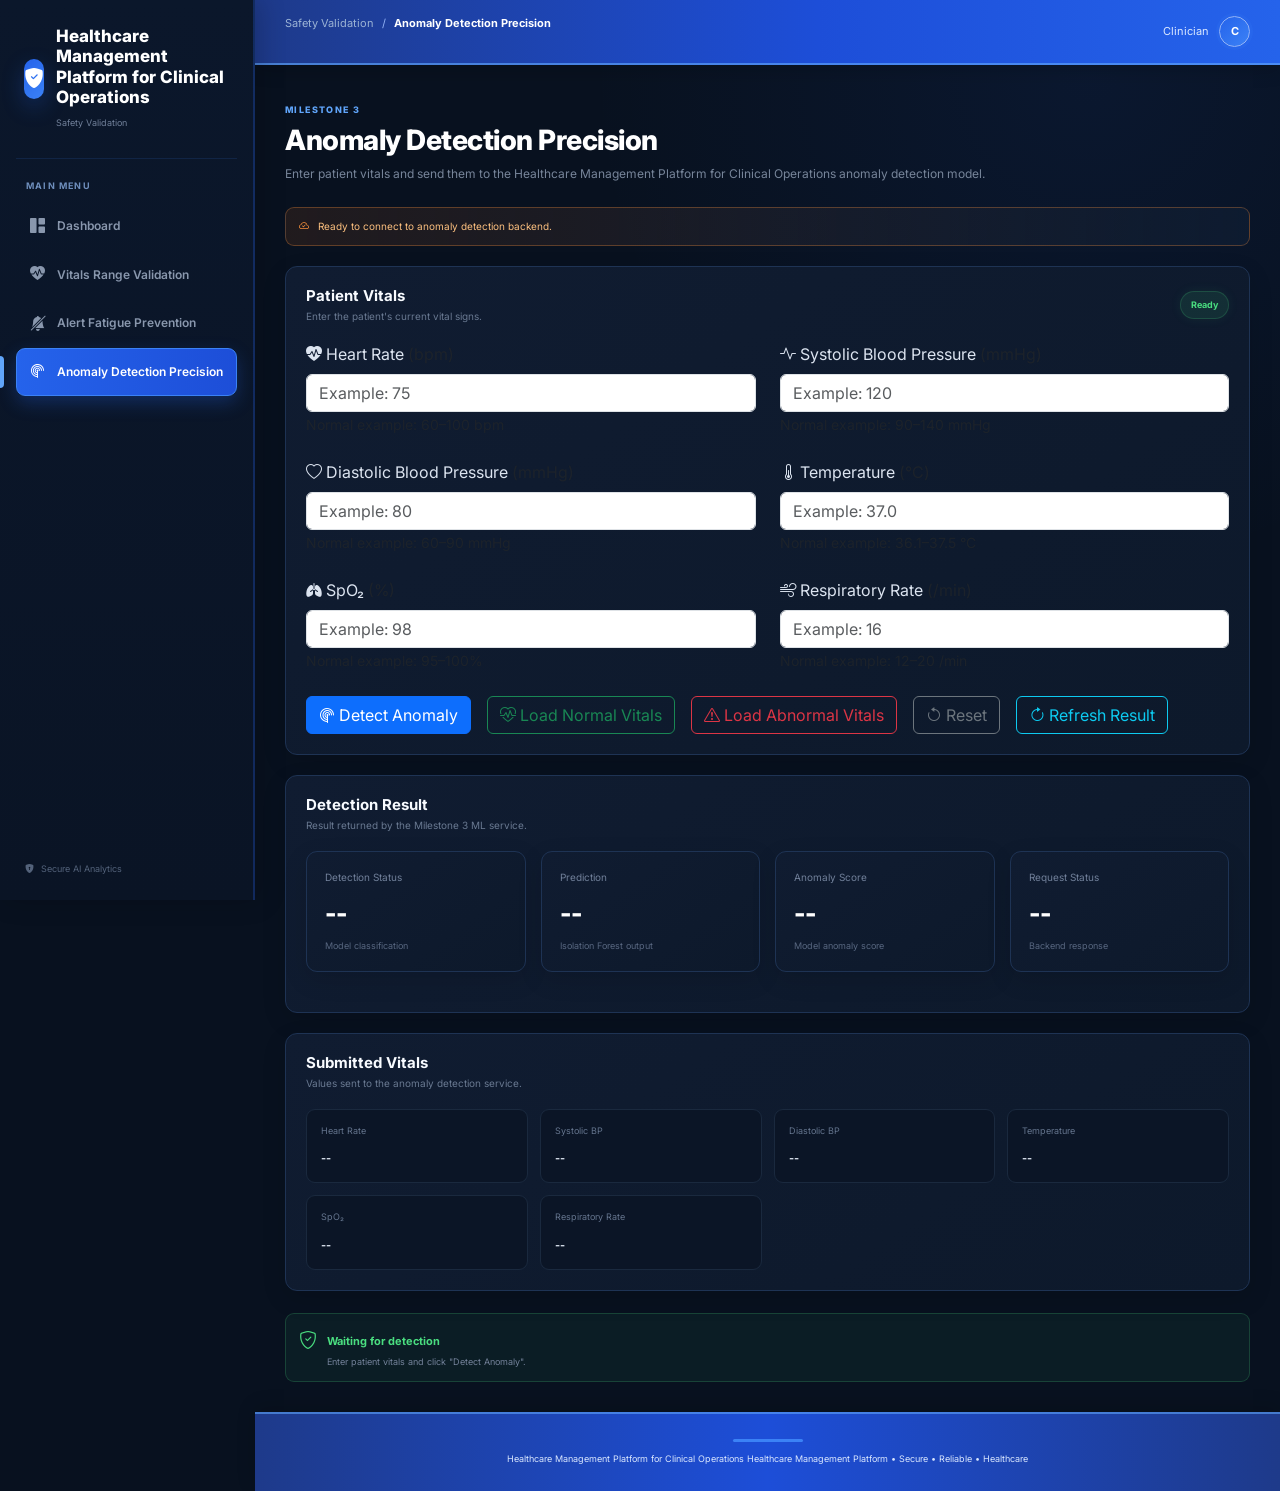
<file: Healthcare_Management_Platform_Integrated/anomaly-detection-precision.html>
<!DOCTYPE html>
<html lang="en">

<head>
    <meta charset="UTF-8">
    <meta name="viewport" content="width=device-width, initial-scale=1.0">

    <title>Healthcare Management Platform for Clinical Operations | Anomaly Detection Precision</title>

    <link href="https://cdn.jsdelivr.net/npm/bootstrap@5.3.3/dist/css/bootstrap.min.css"
          rel="stylesheet">

    <link href="https://cdn.jsdelivr.net/npm/bootstrap-icons@1.11.3/font/bootstrap-icons.min.css"
          rel="stylesheet">

    <link href="https://fonts.googleapis.com/css2?family=Inter:wght@400;500;600;700;800&display=swap"
          rel="stylesheet">

    <link rel="stylesheet" href="style.css">
</head>

<body>

<div class="app-shell">

    <!-- =====================================================
         SIDEBAR
    ====================================================== -->

    <aside class="sidebar">

        <div class="brand">

            <div class="brand-icon">
                <i class="bi bi-shield-fill-check"></i>
            </div>

            <div>
                <h2>Healthcare Management Platform for Clinical Operations</h2>
                <small>Safety Validation</small>
            </div>

        </div>

        <div class="nav-title">
            MAIN MENU
        </div>

        <nav>

            <a class="nav-link"
               href="index.html">

                <i class="bi bi-grid-1x2-fill"></i>
                Dashboard

            </a>

            <a class="nav-link"
               href="vitals-range-validation.html">

                <i class="bi bi-heart-pulse-fill"></i>
                Vitals Range Validation

            </a>

            <a class="nav-link"
               href="alert-fatigue-prevention.html">

                <i class="bi bi-bell-slash-fill"></i>
                Alert Fatigue Prevention

            </a>

            <a class="nav-link active"
               href="anomaly-detection-precision.html">

                <i class="bi bi-radar"></i>
                Anomaly Detection Precision

            </a>

        </nav>

        <div class="sidebar-footer">

            <i class="bi bi-shield-lock-fill"></i>

            <span>
                Secure AI Analytics
            </span>

        </div>

    </aside>


    <!-- =====================================================
         MAIN
    ====================================================== -->

    <main class="main">

        <!-- TOP BAR -->

        <header class="topbar">

            <div class="breadcrumb">

                Safety Validation

                <span>/</span>

                <strong>
                    Anomaly Detection Precision
                </strong>

            </div>

            <div class="user">

                <span>
                    Clinician
                </span>

                <div class="avatar">
                    C
                </div>

            </div>

        </header>


        <!-- =================================================
             CONTENT
        ================================================== -->

        <section class="content">

            <!-- HERO -->

            <div class="hero">

                <div>

                    <span class="eyebrow">
                        MILESTONE 3
                    </span>

                    <h1>
                        Anomaly Detection Precision
                    </h1>

                    <p>
                        Enter patient vitals and send them to the
                        Healthcare Management Platform for Clinical Operations anomaly detection model.
                    </p>

                </div>

            </div>


            <!-- =================================================
                 BACKEND NOTICE
            ================================================== -->

            <div id="pNotice"
                 class="static-notice">

                <i class="bi bi-cloud-check"></i>

                <span id="noticeText">
                    Ready to connect to anomaly detection backend.
                </span>

            </div>


            <!-- =================================================
                 PATIENT VITALS
            ================================================== -->

            <div class="section">

                <div class="section-head">

                    <div>

                        <h2>
                            Patient Vitals
                        </h2>

                        <p>
                            Enter the patient's current vital signs.
                        </p>

                    </div>

                    <span class="status"
                          id="pStatus">

                        Ready

                    </span>

                </div>


                <form id="anomalyForm">

                    <div class="row g-4">

                        <!-- HEART RATE -->

                        <div class="col-md-6">

                            <label for="heartRate"
                                   class="form-label">

                                <i class="bi bi-heart-pulse-fill"></i>

                                Heart Rate

                                <span class="text-muted">
                                    (bpm)
                                </span>

                            </label>

                            <input
                                type="number"
                                class="form-control"
                                id="heartRate"
                                name="heartRate"
                                min="20"
                                max="250"
                                step="0.1"
                                placeholder="Example: 75"
                                required
                            >

                            <small class="text-muted">
                                Normal example: 60–100 bpm
                            </small>

                        </div>


                        <!-- SYSTOLIC BP -->

                        <div class="col-md-6">

                            <label for="systolicBp"
                                   class="form-label">

                                <i class="bi bi-activity"></i>

                                Systolic Blood Pressure

                                <span class="text-muted">
                                    (mmHg)
                                </span>

                            </label>

                            <input
                                type="number"
                                class="form-control"
                                id="systolicBp"
                                name="systolicBp"
                                min="50"
                                max="300"
                                step="0.1"
                                placeholder="Example: 120"
                                required
                            >

                            <small class="text-muted">
                                Normal example: 90–140 mmHg
                            </small>

                        </div>


                        <!-- DIASTOLIC BP -->

                        <div class="col-md-6">

                            <label for="diastolicBp"
                                   class="form-label">

                                <i class="bi bi-heart"></i>

                                Diastolic Blood Pressure

                                <span class="text-muted">
                                    (mmHg)
                                </span>

                            </label>

                            <input
                                type="number"
                                class="form-control"
                                id="diastolicBp"
                                name="diastolicBp"
                                min="30"
                                max="200"
                                step="0.1"
                                placeholder="Example: 80"
                                required
                            >

                            <small class="text-muted">
                                Normal example: 60–90 mmHg
                            </small>

                        </div>


                        <!-- TEMPERATURE -->

                        <div class="col-md-6">

                            <label for="temperature"
                                   class="form-label">

                                <i class="bi bi-thermometer-half"></i>

                                Temperature

                                <span class="text-muted">
                                    (°C)
                                </span>

                            </label>

                            <input
                                type="number"
                                class="form-control"
                                id="temperature"
                                name="temperature"
                                min="30"
                                max="45"
                                step="0.1"
                                placeholder="Example: 37.0"
                                required
                            >

                            <small class="text-muted">
                                Normal example: 36.1–37.5 °C
                            </small>

                        </div>


                        <!-- SPO2 -->

                        <div class="col-md-6">

                            <label for="spo2"
                                   class="form-label">

                                <i class="bi bi-lungs-fill"></i>

                                SpO₂

                                <span class="text-muted">
                                    (%)
                                </span>

                            </label>

                            <input
                                type="number"
                                class="form-control"
                                id="spo2"
                                name="spo2"
                                min="50"
                                max="100"
                                step="0.1"
                                placeholder="Example: 98"
                                required
                            >

                            <small class="text-muted">
                                Normal example: 95–100%
                            </small>

                        </div>


                        <!-- RESPIRATORY RATE -->

                        <div class="col-md-6">

                            <label for="respiratoryRate"
                                   class="form-label">

                                <i class="bi bi-wind"></i>

                                Respiratory Rate

                                <span class="text-muted">
                                    (/min)
                                </span>

                            </label>

                            <input
                                type="number"
                                class="form-control"
                                id="respiratoryRate"
                                name="respiratoryRate"
                                min="5"
                                max="60"
                                step="0.1"
                                placeholder="Example: 16"
                                required
                            >

                            <small class="text-muted">
                                Normal example: 12–20 /min
                            </small>

                        </div>

                    </div>


                    <!-- =================================================
                         BUTTONS
                    ================================================== -->

                    <div class="mt-4 d-flex gap-3 flex-wrap">

                        <button
                            type="submit"
                            class="btn btn-primary"
                            id="detectBtn">

                            <i class="bi bi-radar"></i>

                            Detect Anomaly

                        </button>


                        <button
                            type="button"
                            class="btn btn-outline-success"
                            id="normalBtn">

                            <i class="bi bi-heart-pulse"></i>

                            Load Normal Vitals

                        </button>


                        <button
                            type="button"
                            class="btn btn-outline-danger"
                            id="abnormalBtn">

                            <i class="bi bi-exclamation-triangle"></i>

                            Load Abnormal Vitals

                        </button>


                        <button
                            type="button"
                            class="btn btn-outline-secondary"
                            id="resetBtn">

                            <i class="bi bi-arrow-counterclockwise"></i>

                            Reset

                        </button>


                        <button
                            type="button"
                            class="btn btn-outline-info"
                            id="refreshBtn">

                            <i class="bi bi-arrow-clockwise"></i>

                            Refresh Result

                        </button>

                    </div>

                </form>

            </div>


            <!-- =================================================
                 RESULT
            ================================================== -->

            <div class="section">

                <div class="section-head">

                    <div>

                        <h2>
                            Detection Result
                        </h2>

                        <p>
                            Result returned by the Milestone 3 ML service.
                        </p>

                    </div>

                </div>


                <div class="stats">

                    <div class="stat">

                        <div class="stat-label">
                            Detection Status
                        </div>

                        <div
                            class="stat-value"
                            id="pPrecision">

                            --

                        </div>

                        <div class="stat-sub">
                            Model classification
                        </div>

                    </div>


                    <div class="stat">

                        <div class="stat-label">
                            Prediction
                        </div>

                        <div
                            class="stat-value"
                            id="pTP">

                            --

                        </div>

                        <div class="stat-sub">
                            Isolation Forest output
                        </div>

                    </div>


                    <div class="stat">

                        <div class="stat-label">
                            Anomaly Score
                        </div>

                        <div
                            class="stat-value"
                            id="pFP">

                            --

                        </div>

                        <div class="stat-sub">
                            Model anomaly score
                        </div>

                    </div>


                    <div class="stat">

                        <div class="stat-label">
                            Request Status
                        </div>

                        <div
                            class="stat-value"
                            id="pTotal">

                            --

                        </div>

                        <div class="stat-sub">
                            Backend response
                        </div>

                    </div>

                </div>

            </div>


            <!-- =================================================
                 SUBMITTED VITALS
            ================================================== -->

            <div class="section">

                <div class="section-head">

                    <div>

                        <h2>
                            Submitted Vitals
                        </h2>

                        <p>
                            Values sent to the anomaly detection service.
                        </p>

                    </div>

                </div>


                <div class="details-grid">

                    <div class="detail">

                        <span>
                            Heart Rate
                        </span>

                        <strong id="resultHeartRate">
                            --
                        </strong>

                    </div>


                    <div class="detail">

                        <span>
                            Systolic BP
                        </span>

                        <strong id="resultSystolicBp">
                            --
                        </strong>

                    </div>


                    <div class="detail">

                        <span>
                            Diastolic BP
                        </span>

                        <strong id="resultDiastolicBp">
                            --
                        </strong>

                    </div>


                    <div class="detail">

                        <span>
                            Temperature
                        </span>

                        <strong id="resultTemperature">
                            --
                        </strong>

                    </div>


                    <div class="detail">

                        <span>
                            SpO₂
                        </span>

                        <strong id="resultSpo2">
                            --
                        </strong>

                    </div>


                    <div class="detail">

                        <span>
                            Respiratory Rate
                        </span>

                        <strong id="resultRespiratoryRate">
                            --
                        </strong>

                    </div>

                </div>

            </div>


            <!-- =================================================
                 RESULT MESSAGE
            ================================================== -->

            <div
                class="validity"
                id="validityBox">

                <i
                    class="bi bi-shield-check"
                    id="validityIcon">
                </i>

                <div>

                    <strong id="validityTitle">
                        Waiting for detection
                    </strong>

                    <p id="validityText">

                        Enter patient vitals and click
                        "Detect Anomaly".

                    </p>

                </div>

            </div>

        </section>


        <!-- FOOTER -->

        <footer class="footer">

            Healthcare Management Platform for Clinical Operations Healthcare Management Platform
            • Secure • Reliable • Healthcare

        </footer>

    </main>

</div>


<!-- =====================================================
     EXISTING GLOBAL SCRIPT
====================================================== -->

<script src="script.js"></script>


<!-- =====================================================
     ANOMALY DETECTION SCRIPT
====================================================== -->

<script>

(function () {

    "use strict";


    /* =====================================================
       CONFIGURATION
    ===================================================== */

    const API_URL =
        (window.ANOMALY_API_BASE || (location.protocol.startsWith("http") ? location.origin : "http://localhost:8080")) + "/api/anomaly/detect";


    /* =====================================================
       SAFE ELEMENT HELPER
    ===================================================== */

    function el(id) {

        return document.getElementById(id);

    }


    /* =====================================================
       SAFE TEXT UPDATE
    ===================================================== */

    function setText(id, value) {

        const element = el(id);

        if (element) {

            element.textContent = value;

        }

    }


    /* =====================================================
       NOTICE
    ===================================================== */

    function updateNotice(message) {

        const noticeText = el("noticeText");

        if (!noticeText) {

            console.warn(
                "noticeText element was not found."
            );

            return;

        }

        noticeText.textContent = message;

    }


    /* =====================================================
       STATUS
    ===================================================== */

    function setStatus(text, type) {

        const status = el("pStatus");

        if (!status) {

            return;

        }

        status.textContent = text;

        status.className = "status";


        if (type === "danger") {

            status.classList.add("danger");

        }

        else if (type === "success") {

            status.classList.add("success");

        }

    }


    /* =====================================================
       CLEAR RESULT
    ===================================================== */

    function clearAnomalyResult() {

        setText("pPrecision", "--");

        setText("pTP", "--");

        setText("pFP", "--");

        setText("pTotal", "--");


        setText(
            "validityTitle",
            "Waiting for detection"
        );


        setText(
            "validityText",
            'Enter patient vitals and click "Detect Anomaly".'
        );


        const icon = el("validityIcon");

        if (icon) {

            icon.className =
                "bi bi-shield-check";

        }

    }


    /* =====================================================
       CLEAR SUBMITTED VITALS
    ===================================================== */

    function clearSubmittedVitals() {

        setText("resultHeartRate", "--");

        setText("resultSystolicBp", "--");

        setText("resultDiastolicBp", "--");

        setText("resultTemperature", "--");

        setText("resultSpo2", "--");

        setText("resultRespiratoryRate", "--");

    }


    /* =====================================================
       LOAD NORMAL VITALS
    ===================================================== */

    function loadNormalVitals() {

        setTextInput("heartRate", 75);

        setTextInput("systolicBp", 120);

        setTextInput("diastolicBp", 80);

        setTextInput("temperature", 37.0);

        setTextInput("spo2", 98);

        setTextInput("respiratoryRate", 16);


        setStatus(
            "Normal vitals loaded",
            "success"
        );


        updateNotice(
            "Normal sample vitals loaded. Click Detect Anomaly."
        );

    }


    /* =====================================================
       LOAD ABNORMAL VITALS
    ===================================================== */

    function loadAbnormalVitals() {

        setTextInput("heartRate", 120);

        setTextInput("systolicBp", 180);

        setTextInput("diastolicBp", 110);

        setTextInput("temperature", 39.5);

        setTextInput("spo2", 88);

        setTextInput("respiratoryRate", 30);


        setStatus(
            "Abnormal vitals loaded",
            "danger"
        );


        updateNotice(
            "Abnormal sample vitals loaded. Click Detect Anomaly."
        );

    }


    /* =====================================================
       SET INPUT VALUE SAFELY
    ===================================================== */

    function setTextInput(id, value) {

        const input = el(id);

        if (input) {

            input.value = value;

        }

    }


    /* =====================================================
       RESET
    ===================================================== */

    function resetAnomalyForm() {

        const form = el("anomalyForm");

        if (form) {

            form.reset();

        }


        clearAnomalyResult();

        clearSubmittedVitals();


        setStatus(
            "Ready",
            "ready"
        );


        updateNotice(
            "Form reset. Enter patient vitals and detect again."
        );

    }


    /* =====================================================
       REFRESH RESULT
    ===================================================== */

    function refreshAnomalyResult() {

        clearAnomalyResult();

        clearSubmittedVitals();


        setStatus(
            "Ready",
            "ready"
        );


        updateNotice(
            "Result refreshed. Enter vitals and click Detect Anomaly."
        );

    }


    /* =====================================================
       SHOW SUCCESS RESULT
    ===================================================== */

    function showDetectionResult(
        anomalyDetected,
        prediction,
        anomalyScore,
        heartRate,
        systolicBp,
        diastolicBp,
        temperature,
        spo2,
        respiratoryRate
    ) {

        setText(
            "pPrecision",
            anomalyDetected
                ? "ANOMALY"
                : "NORMAL"
        );


        setText(
            "pTP",
            prediction !== undefined &&
            prediction !== null
                ? prediction
                : "--"
        );


        setText(
            "pFP",
            anomalyScore !== undefined &&
            anomalyScore !== null &&
            anomalyScore !== ""
                ? Number(anomalyScore).toFixed(6)
                : "--"
        );


        setText(
            "pTotal",
            "SUCCESS"
        );


        setText(
            "resultHeartRate",
            heartRate + " bpm"
        );


        setText(
            "resultSystolicBp",
            systolicBp + " mmHg"
        );


        setText(
            "resultDiastolicBp",
            diastolicBp + " mmHg"
        );


        setText(
            "resultTemperature",
            temperature + " °C"
        );


        setText(
            "resultSpo2",
            spo2 + "%"
        );


        setText(
            "resultRespiratoryRate",
            respiratoryRate + " /min"
        );


        const title = el("validityTitle");

        const text = el("validityText");

        const icon = el("validityIcon");


        if (anomalyDetected === true) {

            if (title) {

                title.textContent =
                    "Anomaly Detected";

            }


            if (text) {

                text.textContent =
                    "Anomaly detected in patient vitals.";

            }


            if (icon) {

                icon.className =
                    "bi bi-exclamation-triangle-fill";

            }


            setStatus(
                "ANOMALY",
                "danger"
            );


            updateNotice(
                "Anomaly detection completed successfully."
            );

        }

        else {

            if (title) {

                title.textContent =
                    "Vitals Within Expected Range";

            }


            if (text) {

                text.textContent =
                    "No anomaly detected in the submitted patient vitals.";

            }


            if (icon) {

                icon.className =
                    "bi bi-shield-check";

            }


            setStatus(
                "NORMAL",
                "success"
            );


            updateNotice(
                "Anomaly detection completed successfully."
            );

        }

    }


    /* =====================================================
       SHOW ERROR
    ===================================================== */

    function showDetectionError(error) {

        setText(
            "pTotal",
            "FAILED"
        );


        setText(
            "validityTitle",
            "Detection Failed"
        );


        setText(
            "validityText",
            error
                ? error.message
                : "Unable to connect to anomaly detection backend."
        );


        const icon = el("validityIcon");

        if (icon) {

            icon.className =
                "bi bi-x-circle-fill";

        }


        setStatus(
            "ERROR",
            "danger"
        );


        updateNotice(
            "Unable to connect to the anomaly detection backend."
        );

    }


    /* =====================================================
       FORM SUBMIT
    ===================================================== */

    async function detectAnomaly(event) {

        event.preventDefault();


        const heartRate =
            Number(el("heartRate")?.value);


        const systolicBp =
            Number(el("systolicBp")?.value);


        const diastolicBp =
            Number(el("diastolicBp")?.value);


        const temperature =
            Number(el("temperature")?.value);


        const spo2 =
            Number(el("spo2")?.value);


        const respiratoryRate =
            Number(el("respiratoryRate")?.value);


        /* =================================================
           VALIDATION
        ================================================= */

        if (
            !Number.isFinite(heartRate) ||
            !Number.isFinite(systolicBp) ||
            !Number.isFinite(diastolicBp) ||
            !Number.isFinite(temperature) ||
            !Number.isFinite(spo2) ||
            !Number.isFinite(respiratoryRate)
        ) {

            alert(
                "Please enter all patient vital values."
            );

            return;

        }


        /* =================================================
           PAYLOAD
        ================================================= */

        const payload = {

            heart_rate: heartRate,

            systolic_bp: systolicBp,

            diastolic_bp: diastolicBp,

            temperature: temperature,

            spo2: spo2,

            respiratory_rate: respiratoryRate

        };


        console.log(
            "Sending anomaly request:",
            payload
        );


        /* =================================================
           BUTTON LOADING
        ================================================= */

        const detectButton =
            el("detectBtn");


        if (detectButton) {

            detectButton.disabled = true;

            detectButton.innerHTML =
                '<span class="spinner-border spinner-border-sm me-2"></span>' +
                'Detecting...';

        }


        setStatus(
            "Processing...",
            "ready"
        );


        updateNotice(
            "Sending patient vitals to Healthcare Management Platform for Clinical Operations anomaly detection service..."
        );


        try {

            /* =============================================
               FETCH BACKEND
            ============================================= */

            const response = await fetch(
                API_URL,
                {

                    method: "POST",

                    headers: {

                        "Content-Type":
                            "application/json"

                    },

                    body:
                        JSON.stringify(payload)

                }
            );


            /* =============================================
               READ RESPONSE
            ============================================= */

            const responseText =
                await response.text();


            console.log(
                "Backend HTTP status:",
                response.status
            );


            console.log(
                "Backend response:",
                responseText
            );


            let result;


            try {

                result =
                    responseText
                        ? JSON.parse(responseText)
                        : {};

            }

            catch (jsonError) {

                throw new Error(
                    "Backend returned an invalid JSON response."
                );

            }


            /* =============================================
               HTTP ERROR
            ============================================= */

            if (!response.ok) {

                const errorMessage =
                    result.error ||
                    result.message ||
                    `Backend returned HTTP ${response.status}.`;

                throw new Error(
                    errorMessage
                );

            }


            /* =============================================
               SUPPORT BOTH RESPONSE FORMATS
            ============================================= */

            const data =
                result.data ||
                result;


            console.log(
                "Parsed anomaly data:",
                data
            );


            /* =============================================
               EXTRACT RESULT
            ============================================= */

            let anomalyDetected =
                data.anomalyDetected;


            let prediction =
                data.prediction;


            let anomalyScore =
                data.anomalyScore;


            /*
             * Support snake_case responses too.
             */

            if (
                anomalyDetected === undefined
            ) {

                anomalyDetected =
                    data.anomaly_detected;

            }


            if (
                prediction === undefined
            ) {

                prediction =
                    data.prediction_value;

            }


            if (
                anomalyScore === undefined
            ) {

                anomalyScore =
                    data.anomaly_score;

            }


            /*
             * Convert string boolean if necessary.
             */

            if (
                typeof anomalyDetected === "string"
            ) {

                anomalyDetected =
                    anomalyDetected.toLowerCase()
                        === "true";

            }


            /* =============================================
               UPDATE UI
            ============================================= */

            showDetectionResult(

                anomalyDetected === true,

                prediction,

                anomalyScore,

                heartRate,

                systolicBp,

                diastolicBp,

                temperature,

                spo2,

                respiratoryRate

            );


        }

        catch (error) {

            console.error(
                "Anomaly detection error:",
                error
            );


            /*
             * Better network error message
             */

            if (
                error instanceof TypeError &&
                error.message.includes("fetch")
            ) {

                error = new Error(
                    "Cannot connect to the backend. " +
                    "Check that the Render Spring Boot service is running and CORS is enabled."
                );

            }


            showDetectionError(
                error
            );

        }

        finally {

            /* =============================================
               RESTORE BUTTON
            ============================================= */

            if (detectButton) {

                detectButton.disabled =
                    false;

                detectButton.innerHTML =
                    '<i class="bi bi-radar"></i> Detect Anomaly';

            }

        }

    }


    /* =====================================================
       INITIALIZE PAGE
    ===================================================== */

    function initializePage() {

        console.log(
            "Healthcare Management Platform for Clinical Operations Anomaly Detection page initialized."
        );


        const form =
            el("anomalyForm");


        if (!form) {

            console.error(
                "anomalyForm was not found."
            );

            return;

        }


        /* =============================================
           RESET FORM
        ============================================= */

        form.reset();


        clearAnomalyResult();

        clearSubmittedVitals();


        /* =============================================
           BUTTON EVENTS
        ============================================= */

        const normalBtn =
            el("normalBtn");


        if (normalBtn) {

            normalBtn.addEventListener(
                "click",
                loadNormalVitals
            );

        }


        const abnormalBtn =
            el("abnormalBtn");


        if (abnormalBtn) {

            abnormalBtn.addEventListener(
                "click",
                loadAbnormalVitals
            );

        }


        const resetBtn =
            el("resetBtn");


        if (resetBtn) {

            resetBtn.addEventListener(
                "click",
                resetAnomalyForm
            );

        }


        const refreshBtn =
            el("refreshBtn");


        if (refreshBtn) {

            refreshBtn.addEventListener(
                "click",
                refreshAnomalyResult
            );

        }


        /* =============================================
           FORM EVENT
        ============================================= */

        form.addEventListener(
            "submit",
            detectAnomaly
        );


        /* =============================================
           INITIAL NOTICE
        ============================================= */

        updateNotice(
            "Ready to connect to anomaly detection backend."
        );


        setStatus(
            "Ready",
            "ready"
        );


        console.log(
            "All anomaly detection controls initialized."
        );

    }


    /* =====================================================
       START
    ===================================================== */

    if (
        document.readyState === "loading"
    ) {

        document.addEventListener(
            "DOMContentLoaded",
            initializePage
        );

    }

    else {

        initializePage();

    }


})();

</script>

</body>

</html>
</file>
<file: Healthcare_Management_Platform_Integrated/style.css>
*{box-sizing:border-box}body{margin:0;background:#08111f;color:#dce4f0;font-family:Inter,Arial,sans-serif}.app-shell{display:flex;min-height:100vh}.sidebar{width:255px;background:#0c1628;border-right:1px solid #1d2a40;padding:22px 16px;position:fixed;inset:0 auto 0 0;z-index:10}.brand{display:flex;gap:12px;align-items:center;padding:4px 8px 26px}.brand-icon{width:40px;height:40px;border-radius:11px;background:linear-gradient(135deg,#2563eb,#7c3aed);display:grid;place-items:center;color:#fff;font-size:20px}.brand h2{font-size:17px;margin:0;color:#fff;font-weight:800}.brand small{color:#71809a;font-size:9px}.nav-title{font-size:9px;letter-spacing:1.2px;color:#586780;font-weight:700;margin:5px 10px 10px}.nav{display:flex;flex-direction:column;gap:6px}.nav-link{display:flex;align-items:center;gap:12px;color:#8997ad;text-decoration:none;padding:12px 13px;border-radius:9px;font-size:12px;font-weight:600;transition:.2s}.nav-link i{font-size:15px}.nav-link:hover,.nav-link.active{color:#fff;background:linear-gradient(90deg,rgba(59,130,246,.18),rgba(124,58,237,.12));border:1px solid rgba(96,165,250,.12)}.sidebar-footer{position:absolute;bottom:25px;left:25px;right:25px;color:#53627a;font-size:9px;display:flex;gap:7px;align-items:center}.main{margin-left:255px;width:calc(100% - 255px);min-height:100vh}.topbar{height:65px;border-bottom:1px solid #1d4ed8;background:linear-gradient(90deg,#1e3a8a,#1d4ed8);display:flex;align-items:center;justify-content:space-between;padding:0 30px}.breadcrumb{font-size:11px;color:#cfe0ff}.breadcrumb span{margin:0 8px;color:#93b4f7}.breadcrumb strong{color:#fff}.user{display:flex;align-items:center;gap:10px;color:#dce9ff;font-size:11px}.avatar{width:31px;height:31px;border-radius:50%;display:grid;place-items:center;background:#0a1424;color:#fff;font-weight:700;border:1.5px solid #93b4f7}.content{padding:30px;max-width:1400px;margin:auto}.hero{display:flex;align-items:flex-end;justify-content:space-between;gap:20px;margin-bottom:24px}.eyebrow{font-size:9px;letter-spacing:1.4px;color:#60a5fa;font-weight:800}.hero h1{font-size:28px;color:#fff;margin:5px 0 7px;font-weight:800}.hero p{margin:0;color:#77859a;font-size:12px}.btn-primary-soft{background:#2563eb;border:1px solid #3b82f6;color:#fff;border-radius:8px;font-size:11px;padding:9px 14px}.btn-primary-soft:hover{background:#1d4ed8;color:#fff}.api-notice{display:flex;gap:9px;align-items:center;background:#0d1a2d;border:1px solid #1d314d;border-radius:9px;padding:11px 13px;color:#7e8da5;font-size:10px;margin-bottom:20px}.api-notice i{color:#60a5fa}.stats{display:grid;grid-template-columns:repeat(4,1fr);gap:15px;margin-bottom:20px}.stat{background:#101b2d;border:1px solid #1d2a40;border-radius:11px;padding:18px}.stat-label{font-size:10px;color:#71809a;margin-bottom:10px}.stat-value{font-size:25px;font-weight:800;color:#fff}.stat-value.success{color:#4ade80}.stat-value.small-value{font-size:19px}.stat-sub{font-size:9px;color:#586780;margin-top:7px}.section{background:#101b2d;border:1px solid #1d2a40;border-radius:12px;padding:20px;margin-bottom:20px}.section-head{display:flex;align-items:center;justify-content:space-between;gap:15px;margin-bottom:18px}.section-head h2{font-size:15px;color:#fff;font-weight:700;margin:0 0 4px}.section-head p{font-size:10px;color:#697991;margin:0}.status{background:rgba(74,222,128,.1);border:1px solid rgba(74,222,128,.18);color:#4ade80;border-radius:20px;padding:6px 10px;font-size:9px;font-weight:700;white-space:nowrap}.section-grid{display:grid;grid-template-columns:repeat(3,1fr);gap:15px;margin-bottom:20px}.module-card{position:relative;text-decoration:none;color:inherit;background:#101b2d;border:1px solid #1d2a40;border-radius:12px;padding:20px;display:flex;gap:14px;align-items:flex-start;transition:.2s}.module-card:hover{transform:translateY(-2px);border-color:#31527b;background:#122038}.module-icon{width:40px;height:40px;border-radius:10px;display:grid;place-items:center;font-size:18px;flex:0 0 auto}.module-icon.blue{background:rgba(59,130,246,.12);color:#60a5fa}.module-icon.purple{background:rgba(139,92,246,.12);color:#a78bfa}.module-icon.orange{background:rgba(249,115,22,.12);color:#fb923c}.module-card h3{font-size:13px;color:#fff;margin:1px 0 6px}.module-card p{font-size:10px;color:#71809a;margin:0;line-height:1.6}.module-arrow{position:absolute;right:15px;bottom:15px;color:#52627b}.integration-list{display:grid;grid-template-columns:repeat(3,1fr);gap:10px}.integration-list div,.checks div{display:flex;align-items:center;gap:9px;background:#0b1526;border:1px solid #1a293e;padding:12px;border-radius:8px;font-size:10px;color:#b8c3d2}.integration-list i,.checks i{color:#4ade80}.integration-list small{margin-left:auto;color:#60718a}.details-grid{display:grid;grid-template-columns:repeat(4,1fr);gap:12px}.detail{background:#0b1526;border:1px solid #1a293e;padding:14px;border-radius:9px}.detail span{display:block;font-size:9px;color:#65758e;margin-bottom:7px}.detail strong{font-size:11px;color:#dce4f0;word-break:break-word}.chart-wrap{height:350px;position:relative}.prediction-form{display:flex;gap:12px;flex-wrap:wrap;align-items:flex-end}.input-grid{display:grid;grid-template-columns:repeat(5,1fr);gap:10px;width:100%}.input-grid label{font-size:9px;color:#7c8ba1}.input-grid input{display:block;width:100%;margin-top:6px;background:#0a1424;border:1px solid #26364d;color:#fff;border-radius:7px;padding:9px;font-size:11px}.result-box{margin-top:15px;background:#0b1728;border:1px solid #263b58;padding:12px;border-radius:8px;font-size:10px;color:#b8c3d2}.hidden{display:none}.shap-grid{display:grid;grid-template-columns:1fr 1.6fr;gap:20px}.prediction-box{display:grid;grid-template-columns:1fr 1fr;gap:10px}.prediction-box span{font-size:9px;color:#697991}.prediction-box strong{font-size:22px;color:#fff}.validity{display:flex;gap:10px;align-items:flex-start;margin-top:22px;padding:13px;border:1px solid rgba(74,222,128,.2);background:rgba(74,222,128,.06);border-radius:9px}.validity>i{color:#4ade80;font-size:18px}.validity strong{font-size:11px;color:#4ade80}.validity p{font-size:9px;color:#74829a;margin:4px 0 0}.feature-list{display:flex;flex-direction:column;gap:15px}.feature-head{display:flex;justify-content:space-between;font-size:10px;margin-bottom:6px}.feature-head span:first-child{color:#cbd5e1}.positive{color:#f87171}.negative{color:#60a5fa}.feature-bar{height:8px;border-radius:20px;background:#1b2940;overflow:hidden}.feature-fill{height:100%;border-radius:20px}.feature-fill.pos{background:#ef4444}.feature-fill.neg{background:#3b82f6}.checks{display:grid;grid-template-columns:repeat(3,1fr);gap:10px}.footer{text-align:center;padding:22px;color:#cfe0ff;font-size:9px;border-top:1px solid #1d4ed8;background:linear-gradient(90deg,#1e3a8a,#1d4ed8)}.mobile-menu{display:none}@media(max-width:900px){.sidebar{width:210px}.main{margin-left:210px;width:calc(100% - 210px)}.stats,.section-grid,.integration-list{grid-template-columns:repeat(2,1fr)}.shap-grid{grid-template-columns:1fr}.details-grid{grid-template-columns:repeat(2,1fr)}.input-grid{grid-template-columns:repeat(2,1fr)}}@media(max-width:650px){.sidebar{display:none}.main{margin-left:0;width:100%}.mobile-menu{display:block;color:#9aa8ba}.topbar{padding:0 15px}.content{padding:18px}.hero{align-items:flex-start;flex-direction:column}.stats,.section-grid,.integration-list,.checks,.details-grid{grid-template-columns:1fr}.chart-wrap{height:280px}.input-grid{grid-template-columns:1fr}.user span{display:none}}

/* =========================================================
   MEDISPHERE BLUE UI ENHANCEMENT
   ========================================================= */

:root{
  --ms-blue:#2563eb;
  --ms-blue-light:#60a5fa;
  --ms-blue-dark:#1d4ed8;
  --ms-blue-soft:rgba(37,99,235,.14);
  --ms-border:#243b63;
}

/* Header */
.topbar{
  background:linear-gradient(90deg,#1e3a8a 0%,#1d4ed8 55%,#2563eb 100%);
  border-bottom:2px solid rgba(96,165,250,.65);
  box-shadow:0 4px 18px rgba(0,0,0,.18);
}

.breadcrumb{
  color:#9bb3d5;
}

.breadcrumb strong{
  color:#ffffff;
}

/* Blue user avatar */
.avatar{
  background:linear-gradient(135deg,#2563eb,#3b82f6);
  box-shadow:0 0 0 3px rgba(59,130,246,.15);
}

/* Sidebar */
.sidebar{
  background:linear-gradient(180deg,#0b172b 0%,#0a1425 100%);
  border-right:2px solid rgba(37,99,235,.28);
  box-shadow:5px 0 25px rgba(0,0,0,.18);
}

.brand{
  border-bottom:1px solid rgba(59,130,246,.13);
  margin-bottom:20px;
}

.brand-icon{
  background:linear-gradient(135deg,#2563eb,#3b82f6);
  box-shadow:0 8px 22px rgba(37,99,235,.28);
}

.nav-link{
  position:relative;
  border:1px solid transparent;
}

.nav-link:hover{
  color:#ffffff;
  background:rgba(37,99,235,.10);
  border-color:rgba(59,130,246,.20);
  transform:translateX(2px);
}

.nav-link.active{
  color:#ffffff;
  background:linear-gradient(90deg,#2563eb,#1d4ed8);
  border:1px solid #3b82f6;
  box-shadow:0 7px 18px rgba(37,99,235,.28);
}

.nav-link.active::before{
  content:"";
  position:absolute;
  left:-17px;
  top:7px;
  bottom:7px;
  width:4px;
  border-radius:0 5px 5px 0;
  background:#60a5fa;
}

.nav-link.active i{
  color:#ffffff;
}

.nav-title{
  color:#6f8fbd;
}

/* Page background */
body{
  background:
    radial-gradient(circle at 85% 5%,rgba(37,99,235,.08),transparent 28%),
    #08111f;
}

/* Hero */
.hero h1{
  letter-spacing:-.5px;
}

.eyebrow{
  color:#60a5fa;
}

/* Cards */
.stat,.section,.module-card{
  box-shadow:0 8px 24px rgba(0,0,0,.12);
}

.stat{
  background:linear-gradient(145deg,#101c31,#0d192b);
  border-color:#1e3354;
}

.stat:hover{
  border-color:rgba(59,130,246,.48);
  transform:translateY(-2px);
}

.section{
  background:linear-gradient(145deg,#101c31,#0d192b);
  border-color:#1e3354;
}

.module-card{
  background:linear-gradient(145deg,#101c31,#0d192b);
  border-color:#1e3354;
}

.module-card:hover{
  border-color:#3b82f6;
  box-shadow:0 10px 28px rgba(37,99,235,.16);
}

.module-arrow{
  color:#4f78b7;
}

.module-card:hover .module-arrow{
  color:#60a5fa;
}

/* Blue primary controls */
.btn-primary-soft{
  background:linear-gradient(135deg,#2563eb,#1d4ed8);
  border-color:#3b82f6;
  box-shadow:0 7px 18px rgba(37,99,235,.22);
}

.btn-primary-soft:hover{
  background:linear-gradient(135deg,#3b82f6,#2563eb);
  border-color:#60a5fa;
}

/* API notice */
.api-notice{
  background:linear-gradient(90deg,rgba(37,99,235,.10),rgba(14,28,49,.9));
  border-color:rgba(59,130,246,.30);
}

.api-notice i{
  color:#60a5fa;
}

/* Section headings */
.section-head h2{
  color:#f8fbff;
}

.status{
  box-shadow:0 0 12px rgba(74,222,128,.08);
}

/* Inputs */
.input-grid input:focus{
  outline:none;
  border-color:#3b82f6;
  box-shadow:0 0 0 3px rgba(37,99,235,.13);
}

/* Chart container */
.chart-wrap{
  background:linear-gradient(180deg,rgba(8,17,31,.25),rgba(37,99,235,.025));
  border:1px solid rgba(59,130,246,.10);
  border-radius:10px;
  padding:10px;
}

/* Footer */
.footer{
  background:linear-gradient(90deg,#1e3a8a,#1d4ed8,#1e3a8a);
  color:#dbe8ff;
  border-top:2px solid rgba(96,165,250,.60);
  box-shadow:0 -5px 18px rgba(0,0,0,.14);
  padding:25px 20px;
}

.footer::before{
  content:"";
  display:block;
  width:70px;
  height:3px;
  border-radius:4px;
  background:#3b82f6;
  margin:0 auto 10px;
}

/* Mobile */
@media(max-width:650px){
  .topbar{
    border-bottom-width:2px;
  }
}

/* =========================================================
   MILESTONE 3 — CLINICAL SAFETY VALIDATION (frontend-only)
   Additive rules; everything above is reused unchanged.
   ========================================================= */

.static-notice{
  display:flex;gap:9px;align-items:center;
  background:linear-gradient(90deg,rgba(249,115,22,.10),rgba(14,28,49,.9));
  border:1px solid rgba(251,146,60,.30);
  border-radius:9px;padding:11px 13px;color:#fbbf7e;font-size:10px;margin-bottom:20px;
}
.static-notice i{color:#fb923c}

/* Vitals range track */
.vital-row{display:grid;grid-template-columns:120px 70px 1fr 90px;gap:14px;align-items:center;
  background:#0b1526;border:1px solid #1a293e;padding:12px 14px;border-radius:9px;margin-bottom:9px;}
.vital-row .vname{font-size:11px;color:#dce4f0;font-weight:600}
.vital-row .vreading{font-size:13px;font-weight:800;color:#fff}
.range-track{position:relative;height:8px;border-radius:20px;background:#1b2940;overflow:visible}
.range-fill{position:absolute;top:0;bottom:0;background:rgba(74,222,128,.28);border-radius:20px}
.range-marker{position:absolute;top:-4px;width:3px;height:16px;border-radius:2px;background:#4ade80;box-shadow:0 0 8px rgba(74,222,128,.6)}
.range-marker.bad{background:#f87171;box-shadow:0 0 8px rgba(248,113,113,.6)}
.vital-badge{font-size:9px;font-weight:700;padding:5px 9px;border-radius:20px;text-align:center;white-space:nowrap}
.vital-badge.ok{background:rgba(74,222,128,.1);border:1px solid rgba(74,222,128,.18);color:#4ade80}
.vital-badge.bad{background:rgba(248,113,113,.1);border:1px solid rgba(248,113,113,.22);color:#f87171}

/* Alert rows */
.alert-row3{display:grid;grid-template-columns:64px 1fr 90px 90px;gap:12px;align-items:center;
  background:#0b1526;border:1px solid #1a293e;padding:12px 14px;border-radius:9px;margin-bottom:9px;font-size:11px;color:#b8c3d2}
.alert-row3.is-suppressed{opacity:.5}
.sev-tag{font-size:9px;font-weight:800;padding:5px 8px;border-radius:6px;text-align:center;letter-spacing:.03em}
.sev-tag.high{background:rgba(248,113,113,.12);color:#f87171}
.sev-tag.medium{background:rgba(251,191,36,.12);color:#fbbf24}
.sev-tag.low{background:rgba(96,165,250,.12);color:#60a5fa}
.alert-state{font-size:9px;color:#65758e;text-align:right}

/* Precision gauge */
.gauge-box{display:flex;flex-direction:column;align-items:center;justify-content:center;gap:8px}
.gauge-value{font-size:26px;font-weight:800;color:#fff}
.gauge-floor{font-size:9px;color:#697991}

@media(max-width:650px){
  .vital-row{grid-template-columns:1fr;gap:6px}
  .alert-row3{grid-template-columns:1fr;gap:6px}
  .alert-state{text-align:left}
}
</file>
